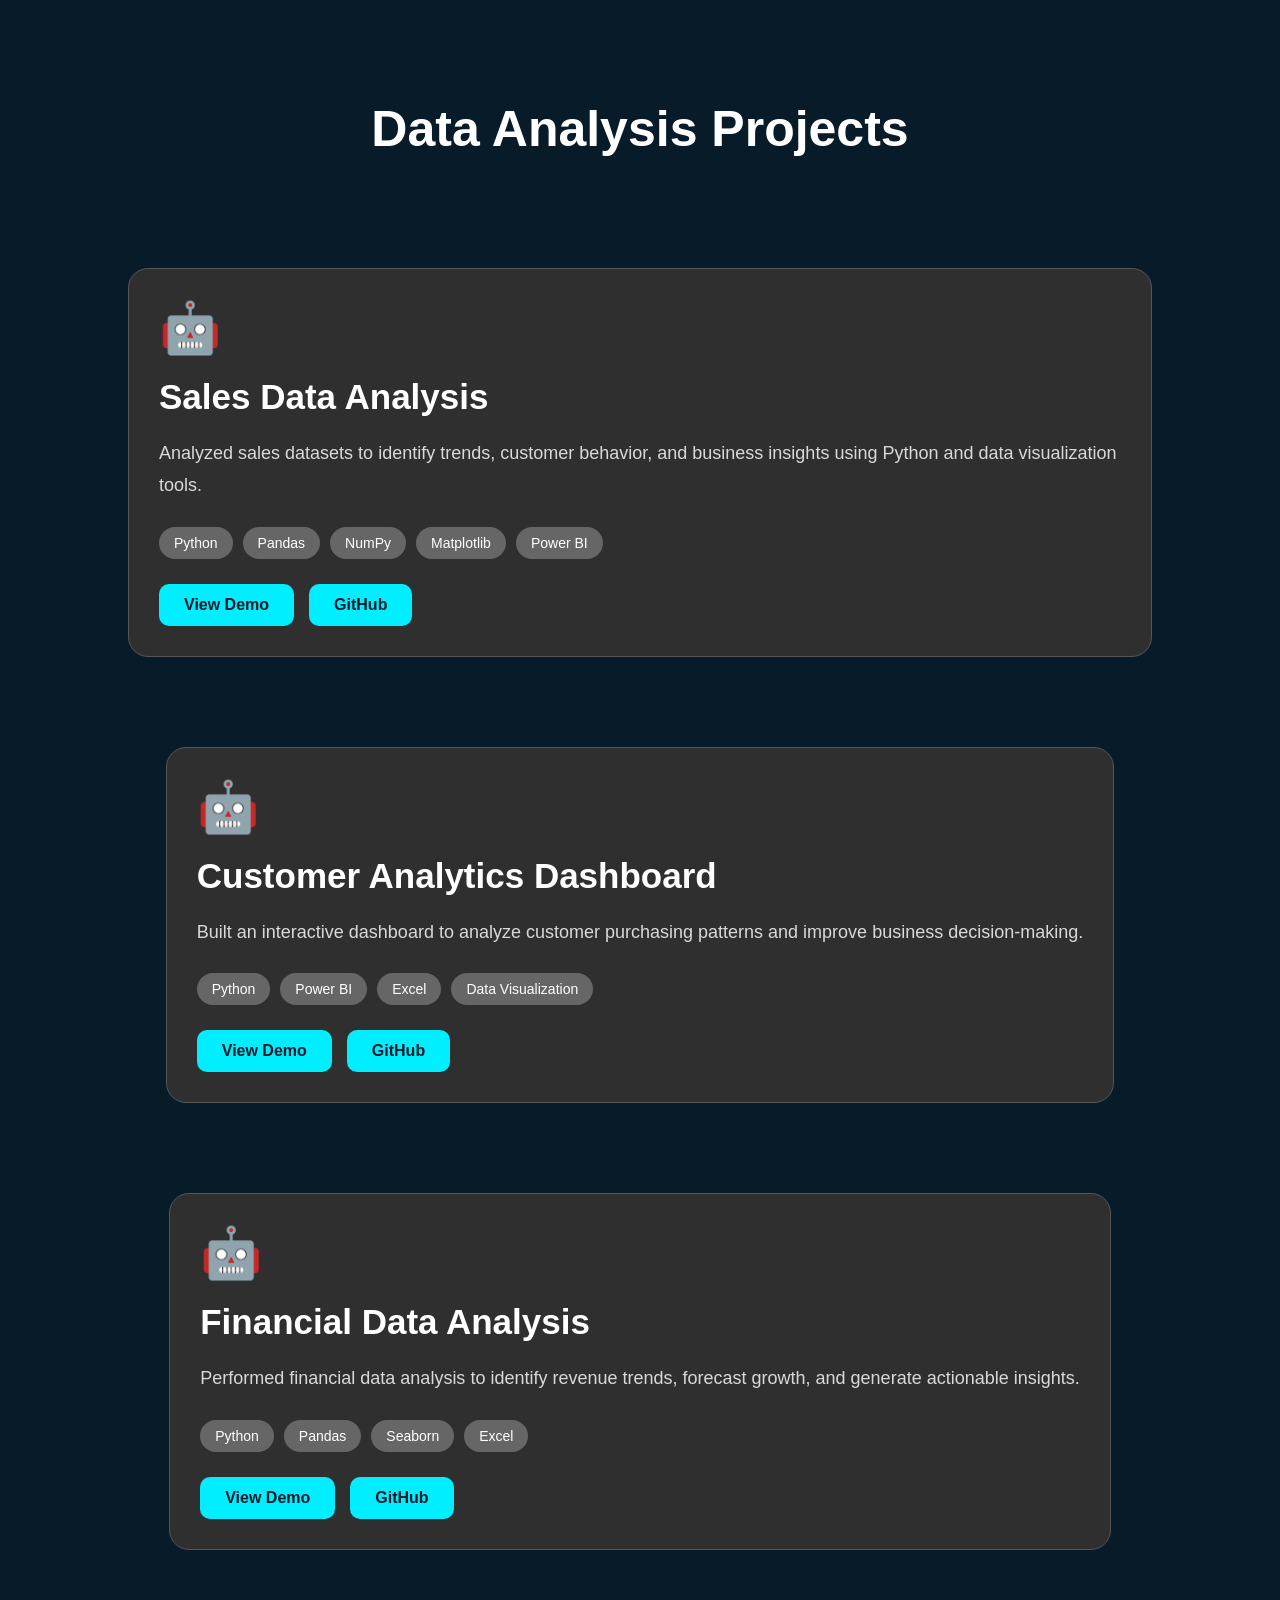
<file: data_analysis.html>
<!DOCTYPE html>
<html lang="en">
<head>
    <meta charset="UTF-8">
    <meta name="viewport" content="width=device-width, initial-scale=1.0">
    <title>Data Analysis Projects</title>
    <link rel="stylesheet" href="stylesheet.css">
</head>
<body>

<section class="project-page">

    <h1>Data Analysis Projects</h1>

    <!-- Project 1 -->
    <div class="project-card">

        <div class="project-icon">🤖</div>

        <h2>Sales Data Analysis</h2>

        <p>
            Analyzed sales datasets to identify trends, customer behavior,
            and business insights using Python and data visualization tools.
        </p>

        <div class="tech-stack">
            <span>Python</span>
            <span>Pandas</span>
            <span>NumPy</span>
            <span>Matplotlib</span>
            <span>Power BI</span>
        </div>

        <div class="buttons">
            <a href="#" target="_blank" class="demo-btn">View Demo</a>
            <a href="#" target="_blank" class="github-btn">GitHub</a>
        </div>

    </div>

    <!-- Project 2 -->
    <div class="project-card">

        <div class="project-icon">🤖</div>

        <h2>Customer Analytics Dashboard</h2>

        <p>
            Built an interactive dashboard to analyze customer purchasing
            patterns and improve business decision-making.
        </p>

        <div class="tech-stack">
            <span>Python</span>
            <span>Power BI</span>
            <span>Excel</span>
            <span>Data Visualization</span>
        </div>

        <div class="buttons">
            <a href="#" target="_blank" class="demo-btn">View Demo</a>
            <a href="#" target="_blank" class="github-btn">GitHub</a>
        </div>

    </div>

    <!-- Project 3 -->
    <div class="project-card">

        <div class="project-icon">🤖</div>

        <h2>Financial Data Analysis</h2>

        <p>
            Performed financial data analysis to identify revenue trends,
            forecast growth, and generate actionable insights.
        </p>

        <div class="tech-stack">
            <span>Python</span>
            <span>Pandas</span>
            <span>Seaborn</span>
            <span>Excel</span>
        </div>

        <div class="buttons">
            <a href="#" target="_blank" class="demo-btn">View Demo</a>
            <a href="#" target="_blank" class="github-btn">GitHub</a>
        </div>

    </div>

</section>

</body>
</html>
</file>
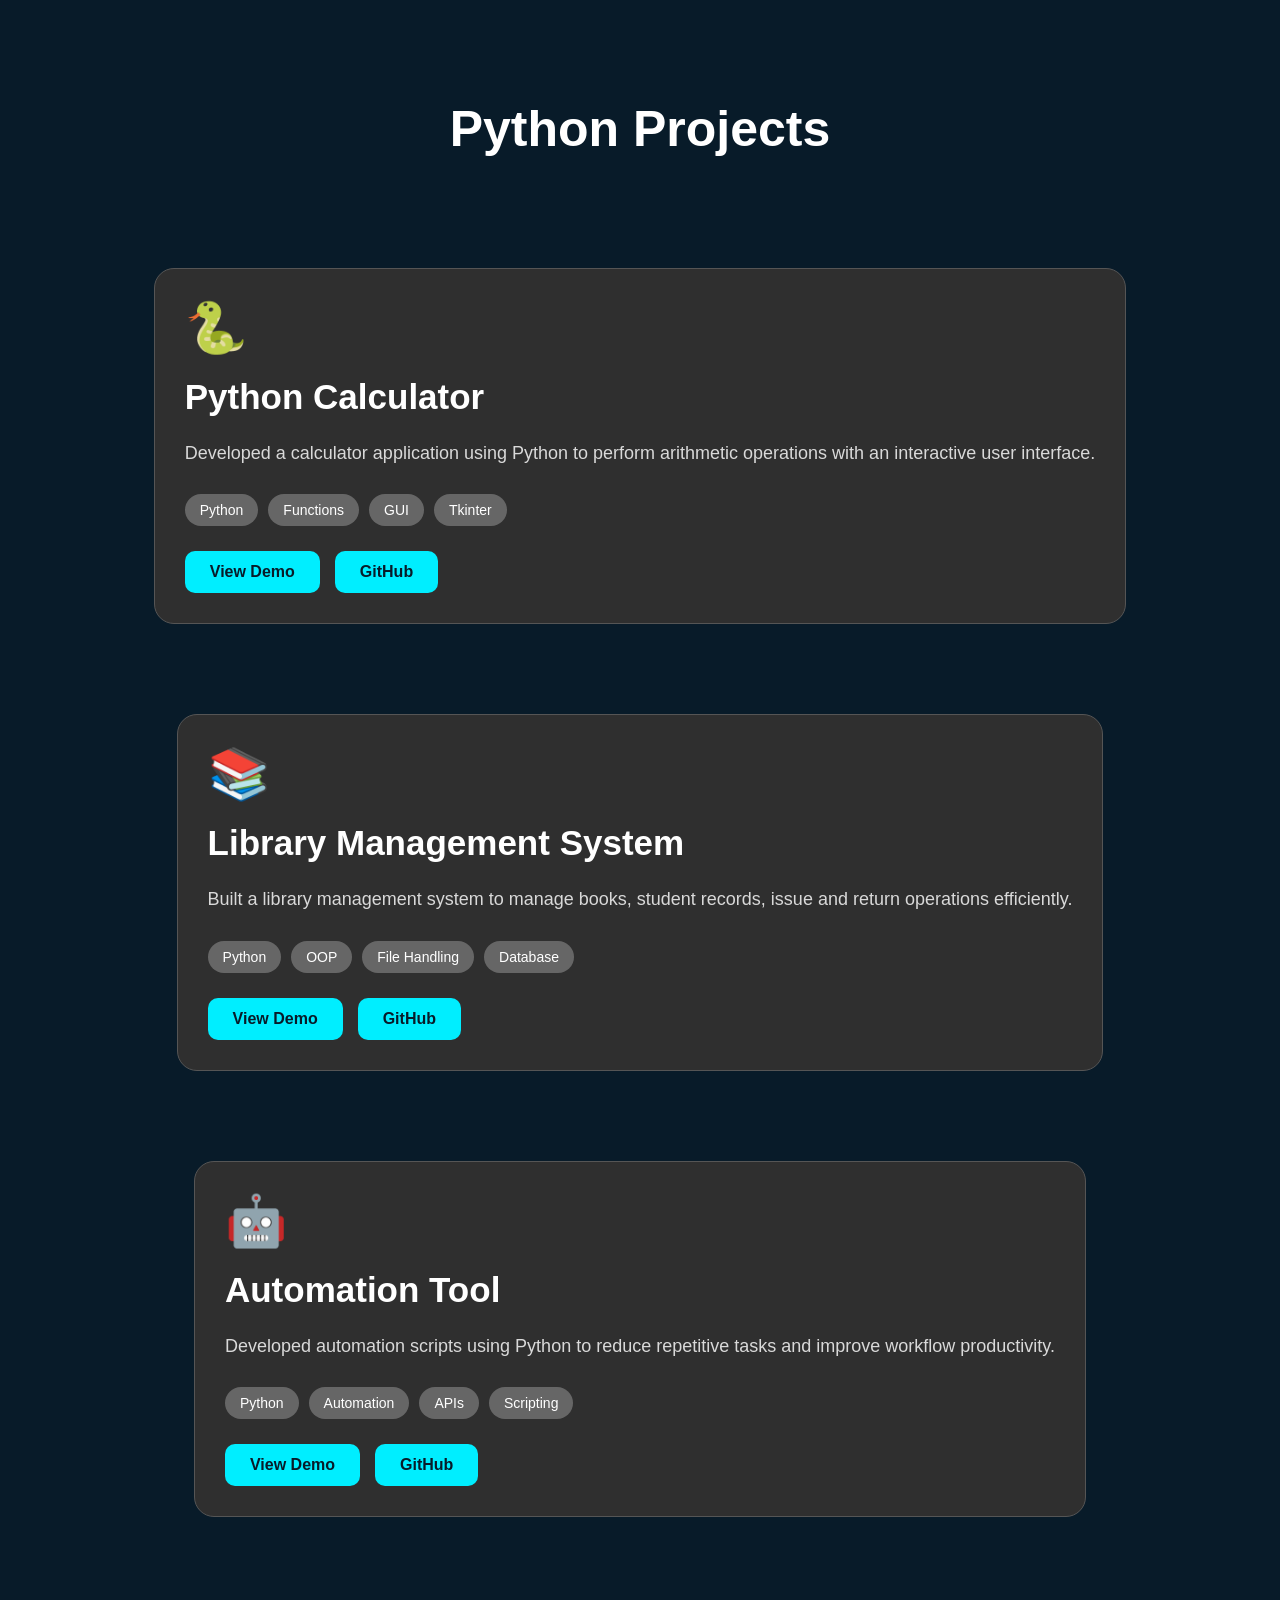
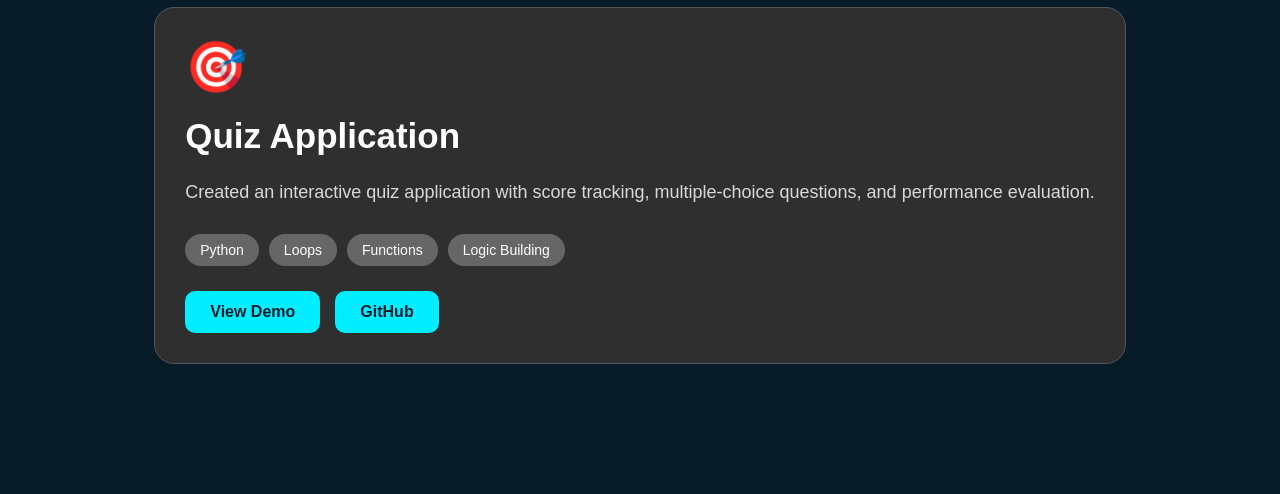
<file: python_projects.html>
<!DOCTYPE html>
<html lang="en">
<head>
    <meta charset="UTF-8">
    <meta name="viewport" content="width=device-width, initial-scale=1.0">
    <title>Python Projects</title>
    <link rel="stylesheet" href="stylesheet.css">
</head>
<body>

<section class="project-page">

    <h1>Python Projects</h1>

    <!-- Project 1 -->
    <div class="project-card">

        <div class="project-icon">🐍</div>

        <h2>Python Calculator</h2>

        <p>
            Developed a calculator application using Python to perform
            arithmetic operations with an interactive user interface.
        </p>

        <div class="tech-stack">
            <span>Python</span>
            <span>Functions</span>
            <span>GUI</span>
            <span>Tkinter</span>
        </div>

        <div class="buttons">
            <a href="#" target="_blank" class="demo-btn">View Demo</a>
            <a href="#" target="_blank" class="github-btn">GitHub</a>
        </div>

    </div>

    <!-- Project 2 -->
    <div class="project-card">

        <div class="project-icon">📚</div>

        <h2>Library Management System</h2>

        <p>
            Built a library management system to manage books,
            student records, issue and return operations efficiently.
        </p>

        <div class="tech-stack">
            <span>Python</span>
            <span>OOP</span>
            <span>File Handling</span>
            <span>Database</span>
        </div>

        <div class="buttons">
            <a href="#" target="_blank" class="demo-btn">View Demo</a>
            <a href="#" target="_blank" class="github-btn">GitHub</a>
        </div>

    </div>

    <!-- Project 3 -->
    <div class="project-card">

        <div class="project-icon">🤖</div>

        <h2>Automation Tool</h2>

        <p>
            Developed automation scripts using Python to reduce
            repetitive tasks and improve workflow productivity.
        </p>

        <div class="tech-stack">
            <span>Python</span>
            <span>Automation</span>
            <span>APIs</span>
            <span>Scripting</span>
        </div>

        <div class="buttons">
            <a href="#" target="_blank" class="demo-btn">View Demo</a>
            <a href="#" target="_blank" class="github-btn">GitHub</a>
        </div>

    </div>

    <!-- Project 4 -->
    <div class="project-card">

        <div class="project-icon">🎯</div>

        <h2>Quiz Application</h2>

        <p>
            Created an interactive quiz application with score tracking,
            multiple-choice questions, and performance evaluation.
        </p>

        <div class="tech-stack">
            <span>Python</span>
            <span>Loops</span>
            <span>Functions</span>
            <span>Logic Building</span>
        </div>

        <div class="buttons">
            <a href="#" target="_blank" class="demo-btn">View Demo</a>
            <a href="#" target="_blank" class="github-btn">GitHub</a>
        </div>

    </div>

</section>

</body>
</html>
</file>
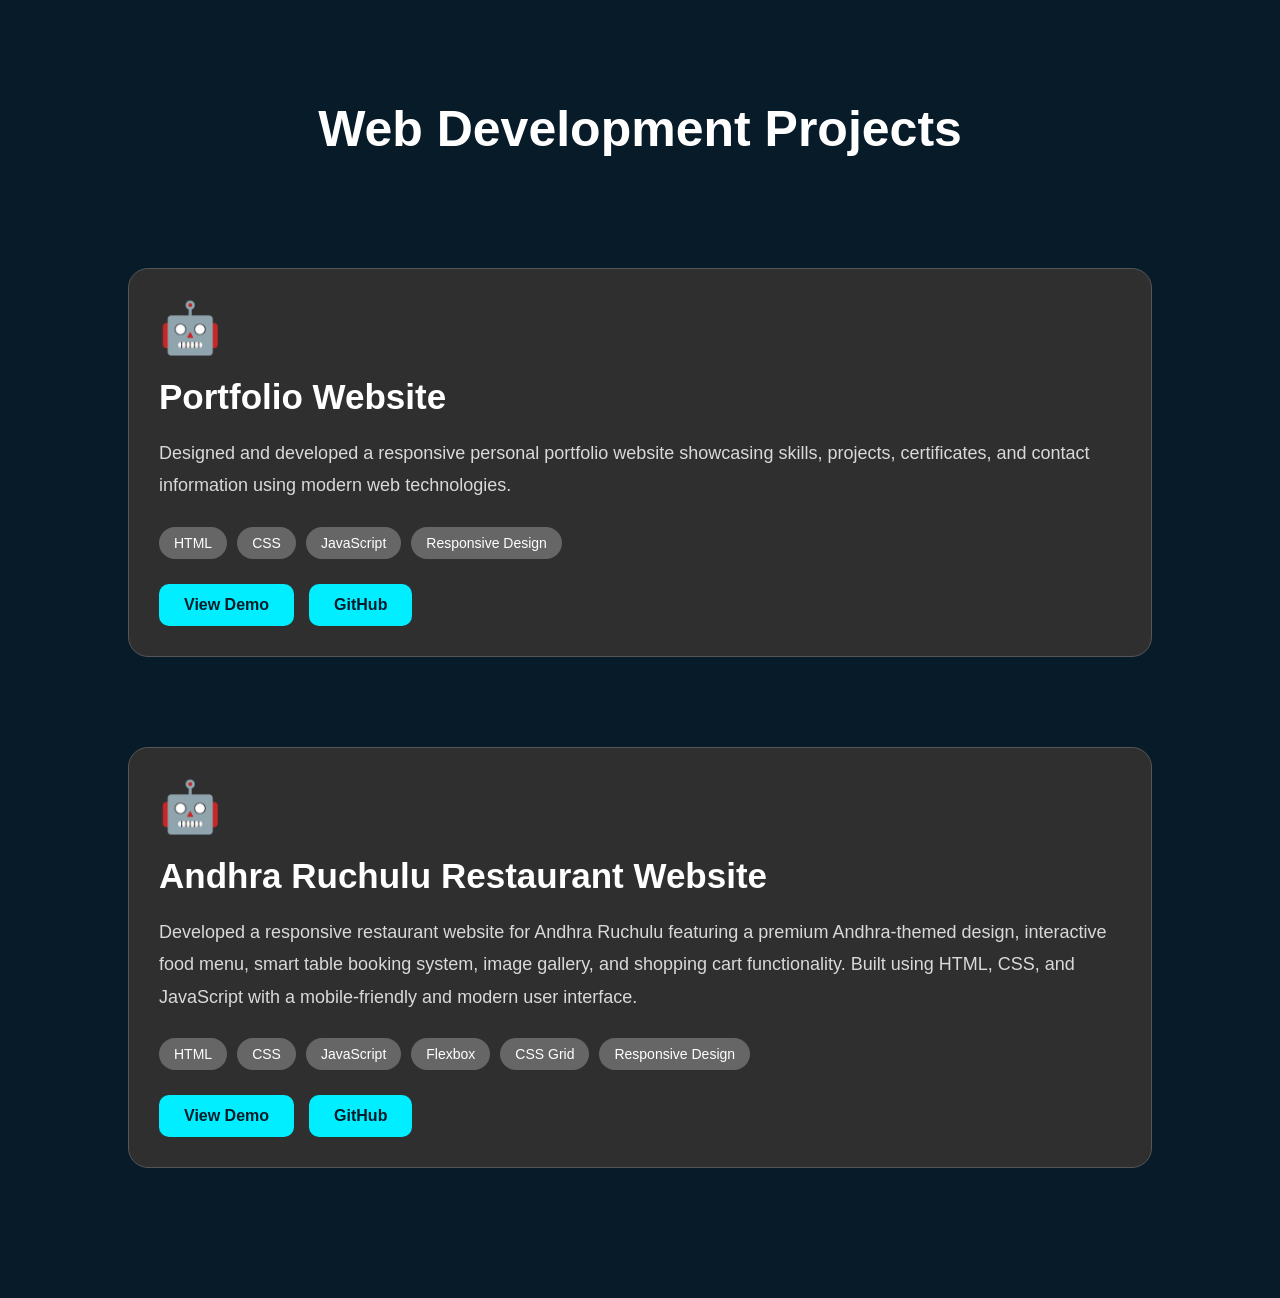
<file: web_development.html>
<!DOCTYPE html>
<html lang="en">
<head>
    <meta charset="UTF-8">
    <meta name="viewport" content="width=device-width, initial-scale=1.0">
    <title>Web Development Projects</title>
    <link rel="stylesheet" href="stylesheet.css">
</head>
<body>

<section class="project-page">

    <h1>Web Development Projects</h1>

    <div class="project-card">

        <div class="project-icon">🤖</div>

        <h2>Portfolio Website</h2>

        <p>
            Designed and developed a responsive personal portfolio website
            showcasing skills, projects, certificates, and contact information
            using modern web technologies.
        </p>

        <div class="tech-stack">
            <span>HTML</span>
            <span>CSS</span>
            <span>JavaScript</span>
            <span>Responsive Design</span>
        </div>

        <div class="buttons">
            <a href="https://charanbodempudi-portfolio.netlify.app/" target="_blank" class="demo-btn">View Demo</a>
            <a href="https://github.com/charanbodempudi1108-bi/personal-portfolio" target="_blank" class="github-btn">GitHub</a>
        </div>

    </div>

    <div class="project-card">

        <div class="project-icon">🤖</div>

        <h2>Andhra Ruchulu Restaurant Website</h2>

        <p>
            Developed a responsive restaurant website for Andhra Ruchulu featuring 
            a premium Andhra-themed design, interactive food menu, smart table booking 
            system, image gallery, and shopping cart functionality. Built using HTML, CSS, 
            and JavaScript with a mobile-friendly and modern user interface.
        </p>

        <div class="tech-stack">
            <span>HTML</span>
            <span>CSS</span>
            <span>JavaScript</span>
            <span>Flexbox</span>
            <span>CSS Grid</span>
            <span>Responsive Design</span>
        </div>

        <div class="buttons">
            <a href="https://andhra-ruchulu-resturent.netlify.app/" target="_blank" class="demo-btn">View Demo</a>
            <a href="https://github.com/charanbodempudi1108-bi/andhra-ruchulu" target="_blank" class="github-btn">GitHub</a>
        </div>

    </div>

</section>

</body>
</html>
</file>
<file: stylesheet.css>
.black-text {
    color: #000;
}
.blue-text {
    color: #0ef;
}
.Technical-bars .bar .progress-line span.no-anim {
    transform: scaleX(1) !important;
    animation: none !important;
}
* {
    margin: 0;
    padding: 0;
    box-sizing: border-box;
    font-family: 'poppins', sans-serif;
}

body {
    color: #ededee;
    background: #1316b4;
}

.header {
    position: fixed;
    top: 0;
    left: 0;
    width: 100%;
    padding: 20px 10%;
    justify-content: space-between;
    align-items: center;
    display: flex;
    background: #051129;
    z-index: 100;
}
.navbar{
    margin-left: auto;
}

.logo {
    position: relative;
    font-size: 25px;
    font-weight: 600;
    color: #fff;
    text-decoration: none;
    cursor: default;
    opacity: 0;
    animation: slideRight 1s ease forwards;
}

.navbar a {
    display: inline-block;
    font-size: 25px;
    color: #fff;
    text-decoration: none;
    font-size: 18px;
    font-weight: 500;
    margin-left: 35px;
    transition: .3s;
    opacity: 0;
    animation: slideTop .5s ease forwards;
    animation-delay: calc(.2s * var(--i));
}

.navbar a:hover {
    color: #0ef;
}
.resume-btn{
    position: absolute;
    right: 10px;
    top: 20px;

    display: inline-block;
    padding: 12px 28px;
    background: #0ef;
    border-radius: 40px;
    font-size: 16px;
    color: #081b29;
    text-decoration: none;
    font-weight: 600;
    box-shadow: 0 0 10px #0ef,
                0 0 25px #0ef;
    transition: .5s ease;
}

.resume-btn:hover{
    transform: scale(1.08);
    box-shadow: 0 0 20px #0ef,
                0 0 40px #0ef,
                0 0 60px #0ef;
}

.home{
    position: relative;
    width: 100%;
    height: 100vh;
    display: flex;
    justify-content: space-between;
    align-items: center;
    padding: 70px 10%;
}

/* Left Side Content */

.home-content{
    max-width: 600px;
}

/* Right Side Image */

.home-image img{
    width: 450px;
    border-radius: 50px;
    
}

/* Floating Animation */

@keyframes floatImage{
    0%{
        transform: translateY(0px);
    }

    50%{
        transform: translateY(-20px);
    }

    100%{
        transform: translateY(0px);
    }
}

.home-content {
    max-width: 600px;
}

.home-content h3 {
    font-size: 32px;
    font-weight: 700;
    opacity: 0;
    animation: sideBottom 1s ease forwards;
    animation-delay: .7s;
}

.home-content h3:nth-of-type(2) {
    margin-bottom: 30px;
    animation: slideTop 1s ease forwards;
    animation-delay: .7s;
}

.home-content h3 {
    color: #0ef;
}

.home-content h1 {
    font-size: 56px;
    font-weight: 700;
    margin: -3px 0;
    opacity: 0;
    animation: slideRight 1s ease forwards;
    animation-delay: 1s;
}

.home-content p {
    font-size: 20px;
    opacity: 0;
    animation: slideLeft 1s ease forwards;
    animation-delay: 1.3s;
.skills-title {
    display: block;
    margin-left: auto;
    margin-right: auto;
    text-align: center;
    width: fit-content;
    font-size: 60px;
}

}

.home-sci a {
    display: inline-flex;
    justify-content: center;
    align-items: center;
    width: 40px;
    height: 40px;
    background: transparent;
    border: 2px solid #0ef;
    border-radius: 50%;
    font-size: 20px;
    color: #0ef;
    text-decoration: none;
    transition: .5s ease;
    opacity: 0;
    animation: slideLeft 1s ease forwards;
    animation-delay: calc(.2s * var(--i));
    margin: 30px 15px 30px 0;

}

.home-sci a:hover {
    background: #0ef;
    color: #051129;
    box-shadow: 0 0 20px #0ef;
}

.btn-box {
    display: inline-block;
    padding: 12px 28px;
    background-color: #0ef;
    border-radius: 40px;
    color: #194462;
    font-size: 16px;
    letter-spacing: 1px;
    text-decoration: none;
    font-weight: 500;
    box-shadow: 0 0 5px #0ef,
        0 0 25px #0ef;
}

.btn-box:hover {
    box-shadow: 0 0 5px cyan,
        0 0 25px cyan, 0 0 50px cyan,
        0 0 100px cyan, 0 0 200px cyan;
}

/* ============ About Section =================== */
.about{
    display: grid;
    grid-template-columns: repeat(2 , 1fr);
    align-items: center;
    gap: 1.5rem;
}
.about-img img{
    padding-bottom: 20%;
    max-width: 630px;
    height: auto;
    width: 100%;
    border-radius:8px ;

}
.about-text h2{
    font-size: 60px;
}
.about-text h2 span{
    color: #0ef;
}
.about-text h4{
    font-size: 29px;
    font-weight: 600;
    color: #fff;
    line-height:1.7;
    margin: 15px 0 30px;
}
.about-text p{
    color: aliceblue;
    font-size: 20px;
    line-height: 1.4;
    margin-bottom: 4rem;
}

/* ============ Skills Section =================== */

section{
    display: flex;
    flex-wrap: wrap;
    justify-content: center;
    align-items: flex-start;
    gap: 60px;
    padding: 60px 5%;
}

.container1{
    width: 550px;
    padding: 40px;
    background: rgba(255, 255, 255, 0.03);
    border-radius: 20px;
    box-shadow: 0 0 20px rgba(0, 238, 255, 0.1);
}

.skills-title{
        width: 100%;
        text-align: center;
        margin-bottom: 50px;

}


.skills-title h1{
    font-size: 60px;
    font-weight: bold;
}
.white-text{
    color: white;
}
.blue-text{
    color: #0ef;
}
.heading1{
    text-align: center;
    text-decoration: underline;
    text-underline-offset: 10px;
    text-decoration-thickness: 5px;
    margin-bottom: 50px;
}

.bar{
    margin-bottom: 35px;
}

.Technical-bars .bar{
    margin-top: 40px 0;
}

.Technical-bars .bar:first-child{
    margin-top: 0;
}

.Technical-bars .bar:last-child{
    margin-bottom: 0;
}

.Technical-bars .bar .info{
    margin-bottom: 5px;
}

.Technical-bars .bar .info span{
    font-size: 20px;
    font-weight: 500;
    animation: showText 0.5s 1s linear forwards;
    opacity: 0;
}

.Technical-bars .bar .progress-line{
    position: relative;
    border-radius: 10px;
    width: 100%;
    height: 5px;
    background-color: #000000;
    animation: animate 1s cubic-bezier(1,0,0.5,1) forwards;
    transform: scaleX(0);
    transform-origin: left;
}

@keyframes animate{
    100%{
        transform: scaleX(1);
    }
}

.Technical-bars .bar .progress-line {
    position: relative;
    width: 100%;
    height: 12px;
    background: #000000;
    border-radius: 20px;
    margin-top: 8px;
    overflow: hidden;
}
.Technical-bars .bar .progress-line span {
    display: block;
    height: 100%;
    background-color: #0ef;
    border-radius: 20px;
    width: 0;
    position: absolute;
    left: 0;
    top: 0;
    transition: width 1.5s ease;
}

.progress-line.html span{
    width: 90%;
}

.progress-line.css span{
    width: 60%;
}

.progress-line.javascript span{
    width: 85%;
}

.progress-line.html span{
    background-color: #c95d2e;
}
.progress-line.css span{
    background-color: #147bbc;
}
.progress-line.javascript span{
    background-color: #b0bc1e;
}
.progress-line.python span{
    background-color: #c32ec9;
}
.progress-line.react span{
    background-color: #69bcbc;
}
.progress-line.sql span{
    background-color: #69bcbc;
}

.progress-line.html span::after{
    content: "95%";
}

.progress-line.css span::after{
    content: "80%";
}

.progress-line.javascript span::after{
    content: "85%";
}

.progress-line.python span::after{
    content: "90%";
}

.progress-line.react span::after{
    content: "45%";
}
.progress-line.sql span::after{
    content: "88%";
}

.progress-line span::before{
    content: "";
    position: absolute;
    width: 0;
    height: 0;
    border: 7px solid transparent;
    border-bottom-width: 0px;
    border-right-width: 0px;
    border-top-color: #000;
    top: -10px;
    right: 0;
    animation: showText 0.5s 1.5s linear forwards;
    opacity: 0;
}
.progress-line span{
    border-radius: 20px;
}

@keyframes showText{
    100%{
        opacity: 1;
    }
}

.radial-bars{
    width: 100%;
    display: flex;
    flex-wrap: wrap;
    justify-content: space-evenly;
    align-items: flex-start;
}

.radial-bars .radial-bar{
    width: 50%;
    height: 170px;
    margin-bottom: 10px;
    position: relative;
}

.radial-bars .radial-bar svg{
    position: absolute;
    top: 50%;
    left: 50%;
    transform: translate(-50%, -50%) rotate(-90deg);
    width: 120px;
    height: 160px;
}

.radial-bars .radial-bar .progress-bar{
    stroke-width: 10;
    stroke: black;
    fill: transparent;
    stroke-dasharray: 502;
    stroke-dashoffset: 502;
    stroke-linecap: round;
    animation: animate-bar 1s linear forwards;
}

@keyframes animate-bar{
    100%{
        stroke-dashoffset: -1;
    }
}

.path{
    stroke-width: 10;
    stroke: #0ef;
    fill: transparent;
    stroke-dasharray: 502;
    stroke-dashoffset: 502;
    stroke-linecap: round;
}

.path-1{
    animation: animate-path1 1s 1s linear forwards;
}

.path-2{
    animation: animate-path2 1s 1s linear forwards;
}

.path-3{
    animation: animate-path3 1s 1s linear forwards;
}

.path-4{
    animation: animate-path4 1s 1s linear forwards;
}

@keyframes animate-path1{
    100%{
        stroke-dashoffset: 50;
    }
}

@keyframes animate-path2{
    100%{
        stroke-dashoffset: 175;
    }
}

@keyframes animate-path3{
    100%{
        stroke-dashoffset: 125;
    }
}

@keyframes animate-path4{
    100%{
        stroke-dashoffset: 75;
    }
}

.radial-bar .percentage{
    position: absolute;
    top: 50%;
    left: 50%;
    transform: translate(-50%, -50%);
    font-size: 17px;
    font-weight: 500;
    animation: showText 0.5s 1s linear forwards;
    opacity: 0;
}

.radial-bar .text{
    width: 100%;
    position: absolute;
    text-align: center;
    left: 50%;
    bottom: -5px;
    transform: translateX(-50px);
    font-size: 17px;
    font-weight: 500;
    animation: showText 0.5s 1s linear forwards;
    opacity: 0;
}

*{
    margin: 0;
    padding: 0;
    box-sizing: border-box;
    font-family: sans-serif;
    scroll-behavior: smooth;
}

body{
    color: #ededed;
    background: #081b29;
}

/* Navbar */

.header{
    position: fixed;
    width: 100%;
    top: 0;
    left: 0;
    padding: 20px 10%;
    background: #051129;
    display: flex;
    justify-content: space-between;
    align-items: center;
    z-index: 100;
}

.logo{
    position: relative;
    font-size: 25px;
    color: #fff;
    text-decoration: none;
    font-weight: 600;
}

.navbar a{
    display: inline-block;
    font-size: 18px;
    color: #fff;
    text-decoration: none;
    font-weight: 500;
    margin-left: 35px;
    transition: .3s;
}

.navbar a:hover{
    color: #0ef;
}

/* Project Section */

#portfolio{
    color: aliceblue;
    font-size: 20px;
    line-height: 1.4;
    margin-bottom: 4rem;
    padding: 100px 10%;
}

.main-text{
    padding-top: 80px;
}

.main-text h2{
    font-size: 60px;
    line-height: 1;
    text-align: center;
    margin-bottom: 50px;
}

.main-text h2 span{
    color: #0ef;
}

/* Grid Layout */

.portfolio-content{
    display: grid;
    grid-template-columns: repeat(3, 1fr);
    gap: 30px;
    margin-top: 50px;
}


/* ================= CERTIFICATES SECTION ================= */

#certificates{
    padding: 100px 10%;
    background: #081b29;
    color: white;
}

.certificates-title{
    text-align: center;
    font-size: 60px;
    margin-bottom: 60px;
}

.certificates-title span{
    color: #0ef;
}

/* Grid Layout */

.certificates-content{
    display: grid;
    grid-template-columns: repeat(3, 1fr);
    gap: 25px;
    justify-content: center;
}

/* Certificate Cards */

.certificate-card{
    background: rgba(255,255,255,0.03);
    border-radius: 15px;
    overflow: hidden;
    box-shadow: 0 0 15px rgba(0,238,255,0.1);
    transition: 0.4s ease;
    text-align: center;
    padding-bottom: 15px;
}

.certificate-card:hover{
    transform: translateY(-10px);
    box-shadow: 0 0 20px #0ef;
}

/* Certificate Image */

.certificate-card img{
    width: 100%;
    height: 180px;
    object-fit: cover;
}

/* Certificate Text */

.certificate-card h3{
    margin-top: 15px;
    font-size: 20px;
    color: #fff;
}

.certificate-card p{
    margin-top: 8px;
    padding: 0 10px;
    color: #ccc;
    font-size: 14px;
    line-height: 1.4;
}



/* Project Card */

.row{
    position: relative;
    overflow: hidden;
    border-radius: 20px;
    cursor: pointer;
}

.row img{
    width: 100%;
    height: 250px;
    object-fit: cover;
    border-radius: 8px;
    display: block;
    transition: transform 0.5s;
}

/* Overlay Layer */

.layer{
    width: 100%;
    height: 0;
    background: linear-gradient(rgba(0,0,0,0.2), #0ef);
    position: absolute;
    border-radius: 10px;
    left: 0;
    bottom: 0;
    overflow: hidden;

    display: flex;
    flex-direction: column;
    align-items: center;
    justify-content: center;

    text-align: center;
    padding: 0 40px;
    transition: height 0.5s;
}

.layer h5{
    color: #000;
    font-size: 24px;
    font-weight: 600;
    margin-bottom: 15px;
}

.layer p{
    color: #000;
    font-size: 16px;
    line-height: 1.6;
}

.layer a{
    margin-top: 20px;
    color: #ff004f;
    text-decoration: none;
    font-size: 20px;
    line-height: 60px;
    background: #fff;
    width: 60px;
    height: 60px;
    border-radius: 50%;
    text-align: center;
}

.layer i{
    color: #ff004f;
    font-size: 22px;
}

/* Hover Effects */

.row:hover img{
    transform: scale(1.1);
}

.row:hover .layer{
    height: 100%;
}

/* Responsive */

@media(max-width: 768px){

    .main-text h2{
        font-size: 40px;
    }

    .portfolio-content{
        grid-template-columns: 1fr;
    }

    .navbar a{
        margin-left: 15px;
        font-size: 16px;
    }
}



.contact{
    min-height: 100vh;
    display: grid;
    grid-template-columns: repeat(2, 1fr);
    align-items: center;
    gap: 3rem;
    padding: 0 10%;
}

.contact-text h2{
    font-size: 90px;
    line-height: 1;
    text-align: 20px;
}

.contact-text h2 span{
    color: #0ef;
}

.contact-text h4{
    margin: 15px 0;
    color: rgb(228,228,228);
    font-size: 20px;
    font-weight: 600;
}

.contact-text p{
    color: rgb(177,177,177);
    font-size: 20px;
    line-height: 30px;
    margin-bottom: 2rem;
}

.contact-list{
    margin-bottom: 3rem;
}

.contact-list li{
    margin-bottom: 10px;
    display: block;
}

.contact-list i{
    display: inline-block;
    color: #0ef;
    font-size: 20px;
    font-weight: 600;
    transition: all .40s ease;
}

.contact-list li a:hover{
    transform: scale(1.01) translateY(-5px);
    color: #0ef;
}

.contact-icons i{
    display: inline-flex;
    justify-content: center;
    align-items: center;
    width: 40px;
    height: 40px;
    background: transparent;
    border: 2px solid #0ef;
    border-radius: 50%;
    font-size: 20px;
    color: #0ef;
    text-decoration: none;
    margin: 30px 15px 30px 0;
    transition: .5s ease;
    opacity: 0;
    animation: slideLeft 1s ease forwards;
    animation-delay: calc(.2s * var(--i));
}

.contact-icons i:hover{
    background: #0ef;
    color: #000;
    box-shadow: 0 0 20px #0ef;
}

.contact-form form{
    position: relative;
}

.contact-form form input,
form textarea{
    border: none;
    outline: none;
    width: 90%;
    padding: 18px;
    background: #555557;
    color: #000;
    font-size: 1rem;
    font-weight: 600;
    margin-bottom: 0.5rem;
    border-radius: 0.5rem;
}

.contact-form textarea{
    resize: none;
    height: 220px;
}

.contact-form form .send{
    display: inline-block;
    padding: 14px 60px;
    background: #0ef;
    border-radius: 40px;
    font-size: 18px;
    color: #081b29;
    letter-spacing: 1px;
    text-decoration: none;
    font-weight: 600;
    opacity: 0;
    animation: slideTop 1s ease forwards;
    animation-delay: 2s;
    box-shadow: 0 0 5px #0ef,
                0 0 25px #0ef;
}

.contact-form form .send:hover{
    box-shadow: 0 0 5px cyan,
                0 0 25px cyan,
                0 0 50px cyan,
                0 0 100px cyan,
                0 0 200px cyan;
}

.last-text{
    width: 100%;
    text-align: center;
    padding: 25px 0;
    background-color: rgb(7, 85, 91);
    font-weight: 300;
    margin-top: 70px;
}
.top{
    position: fixed;
    bottom: 2.1rem;
    right: 2,1rem;

}
.top i{
    color: #000;
    background: #0ef;
    font-size: 20px;
    padding: 10px;
    border-radius: 0.5rem;
    
}



@keyframes slideRight {
    0% {
        transform: translateX(-100px);
        opacity: 0;
    }

    100% {
        transform: translateX(0px);
        opacity: 1;
    }
}

@keyframes slideLeft {
    0% {
        transform: translateX(100px);
        opacity: 0;
    }

    100% {
        transform: translateX(0px);
        opacity: 1;
    }
}

@keyframes slideTop {
    0% {
        transform: translateY(100px);
        opacity: 0;
    }

    100% {
        transform: translateY(0px);
        opacity: 1;
    }
}

@keyframes sideBottom {
    0% {
        transform: translateY(-100px);
        opacity: 0;
    }

    100% {
        transform: translateY(0px);
        opacity: 1;
    }
}


/* Web Development Project Page */

.project-page{
    min-height: 100vh;
    background: #081b29;
    padding: 100px 10%;
}

.project-page h1{
    text-align: center;
    font-size: 50px;
    color: #fff;
    margin-bottom: 50px;
}

.project-card{
    background: #2f2f2f;
    border: 1px solid #555;
    border-radius: 20px;
    padding: 30px;
    margin-bottom: 30px;
    color: #fff;
    transition: 0.4s ease;
}

.project-card:hover{
    transform: translateY(-8px);
    box-shadow: 0 0 20px #0ef;
}

.project-icon{
    font-size: 50px;
    margin-bottom: 20px;
}

.project-card h2{
    font-size: 35px;
    margin-bottom: 20px;
}

.project-card p{
    font-size: 18px;
    line-height: 1.8;
    color: #d9d9d9;
    margin-bottom: 25px;
}

.tech-stack{
    display: flex;
    flex-wrap: wrap;
    gap: 10px;
    margin-bottom: 25px;
}

.tech-stack span{
    background: #555;
    padding: 10px 18px;
    border-radius: 20px;
    font-size: 14px;
    color: #fff;
}

.buttons{
    display: flex;
    gap: 15px;
}

.demo-btn,
.github-btn{
    text-decoration: none;
    background: #0ef;
    color: #081b29;
    padding: 12px 25px;
    border-radius: 10px;
    font-weight: 600;
    transition: 0.3s;
}

.demo-btn:hover,
.github-btn:hover{
    box-shadow: 0 0 20px #0ef;
}

/* Web Development Project Page */

.project-page{
    min-height: 100vh;
    background: #081b29;
    padding: 100px 10%;
}

.project-page h1{
    text-align: center;
    font-size: 50px;
    color: #fff;
    margin-bottom: 50px;
}

.project-card{
    background: #2f2f2f;
    border: 1px solid #555;
    border-radius: 20px;
    padding: 30px;
    margin-bottom: 30px;
    color: #fff;
    transition: 0.4s ease;
}

.project-card:hover{
    transform: translateY(-8px);
    box-shadow: 0 0 20px #0ef;
}

.project-icon{
    font-size: 50px;
    margin-bottom: 20px;
}

.project-card h2{
    font-size: 35px;
    margin-bottom: 20px;
}

.project-card p{
    font-size: 18px;
    line-height: 1.8;
    color: #d9d9d9;
    margin-bottom: 25px;
}

.tech-stack{
    display: flex;
    flex-wrap: wrap;
    gap: 10px;
    margin-bottom: 25px;
}

.tech-stack span{
    background: #555;
    padding: 10px 18px;
    border-radius: 20px;
    font-size: 14px;
    color: #fff;
}

.buttons{
    display: flex;
    gap: 15px;
}

.demo-btn,
.github-btn{
    text-decoration: none;
    background: #0ef;
    color: #081b29;
    padding: 12px 25px;
    border-radius: 10px;
    font-weight: 600;
    transition: 0.3s;
}

.demo-btn:hover,
.github-btn:hover{
    box-shadow: 0 0 20px #0ef;
}

/* Inner Projects Page */

.project-page{
    min-height: 100vh;
    background: #081b29;
    padding: 100px 10%;
}

.project-page h1{
    text-align: center;
    font-size: 50px;
    color: #fff;
    margin-bottom: 50px;
}

.project-card{
    background: #2f2f2f;
    border: 1px solid #555;
    border-radius: 20px;
    padding: 30px;
    margin-bottom: 30px;
    color: #fff;
    transition: 0.4s ease;
}

.project-card:hover{
    transform: translateY(-8px);
    box-shadow: 0 0 20px #0ef;
}

.project-icon{
    font-size: 50px;
    margin-bottom: 20px;
}

.project-card h2{
    font-size: 35px;
    margin-bottom: 20px;
}

.project-card p{
    font-size: 18px;
    line-height: 1.8;
    color: #d9d9d9;
    margin-bottom: 25px;
}

.tech-stack{
    display: flex;
    flex-wrap: wrap;
    gap: 10px;
    margin-bottom: 25px;
}

.tech-stack span{
    background: #666;
    padding: 8px 15px;
    border-radius: 20px;
    font-size: 14px;
    font-weight: 500;
    color: #fff;
}

.buttons{
    display: flex;
    gap: 15px;
}

.demo-btn,
.github-btn{
    text-decoration: none;
    background: #0ef;
    color: #081b29;
    padding: 12px 25px;
    border-radius: 10px;
    font-weight: 600;
    transition: 0.3s;
}

.demo-btn:hover,
.github-btn:hover{
    box-shadow: 0 0 20px #0ef;
}

/* Mobile Responsive */

@media(max-width:768px){

    .project-page{
        padding: 80px 5%;
    }

    .project-page h1{
        font-size: 35px;
    }

    .project-card h2{
        font-size: 26px;
    }

    .project-card p{
        font-size: 16px;
    }

    .buttons{
        flex-direction: column;
    }

    .demo-btn,
    .github-btn{
        text-align: center;
    }
}

/* ================= MOBILE RESPONSIVE ================= */

@media (max-width: 768px){

    .header{
        padding: 15px 5%;
        flex-wrap: wrap;
    }

    .logo{
        font-size: 24px;
    }

    .navbar{
        margin-top: 10px;
    }

    .navbar a{
        font-size: 16px;
        margin-left: 12px;
    }

    .resume-btn{
        padding: 10px 20px;
        font-size: 14px;
        margin-left: 15px;
    }

    .home{
        flex-direction: column-reverse;
        text-align: center;
        padding: 120px 5% 50px;
    }

    .home-content h1{
        font-size: 45px;
    }

    .home-content h3{
        font-size: 28px;
    }

    .home-content p{
        font-size: 16px;
    }

    .home-image img{
        width: 280px;
        margin-bottom: 20px;
    }

    .about{
        flex-direction: column;
        text-align: center;
        padding: 50px 5%;
    }

    .about-img img{
        width: 200px;
        margin-bottom: 20px;
    }

    .about-text h2{
        font-size: 40px;
    }

    .skills-container,
    .project-container,
    .certificate-container{
        grid-template-columns: 1fr;
    }

    .contact{
        flex-direction: column;
        padding: 50px 5%;
    }

    .contact form{
        width: 100%;
    }

    .contact form input,
    .contact form textarea{
        width: 100%;
    }
}

@media (max-width:768px){

    .header{
        display:flex;
        flex-direction:column;
        gap:15px;
    }

    .navbar{
        display:flex;
        flex-wrap:wrap;
        justify-content:center;
        gap:10px;
    }

}
.menu-btn{
    display:none;
    font-size:30px;
    color:#fff;
    cursor:pointer;
}

/* Mobile */
@media(max-width:768px){

    .menu-btn{
        display:block;
    }

    .navbar{
        display:none;
        width:100%;
        text-align:center;
        margin-top:15px;
    }

    .navbar.active{
        display:flex;
        flex-direction:column;
        gap:15px;
    }

    .navbar a{
        margin:0;
        font-size:18px;
    }

    .resume-btn{
        margin-top:10px;
    }
}

@media (max-width: 768px) {

    .header{
        padding: 15px 5%;
    }

    .home{
        flex-direction: column;
        text-align: center;
        gap: 30px;
    }

    .home-content h1{
        font-size: 42px;
    }

    .home-content h3{
        font-size: 28px;
    }

    .home-img img{
        width: 280px;
        height: auto;
    }

    .about{
        flex-direction: column;
        text-align: center;
        padding: 40px 5%;
    }

    .about-img img{
        width: 220px;
        height: auto;
    }

    .contact{
        display: flex;
        flex-direction: column;
        gap: 30px;
    }

    .contact-text,
    .contact-form{
        width: 100%;
    }

    .contact-form form input,
    .contact-form form textarea{
        width: 100%;
    }

    .projects-content{
        grid-template-columns: 1fr;
    }
}
@media (max-width: 768px) {

    .about{
        display: flex;
        flex-direction: column !important;
        align-items: center;
        text-align: center;
    }

    .about-img{
        margin-bottom: 20px;
    }

    .about-img img{
        width: 180px;
        height: auto;
        display: block;
        margin: 0 auto;
    }

    .about-text{
        width: 100%;
    }
}

html,body{
    overflow-x: hidden;
    width: 100%;
}
*{
    box-sizing: border-box;
}
img{
    max-width: 100%;
    height: auto;
}
</file>
